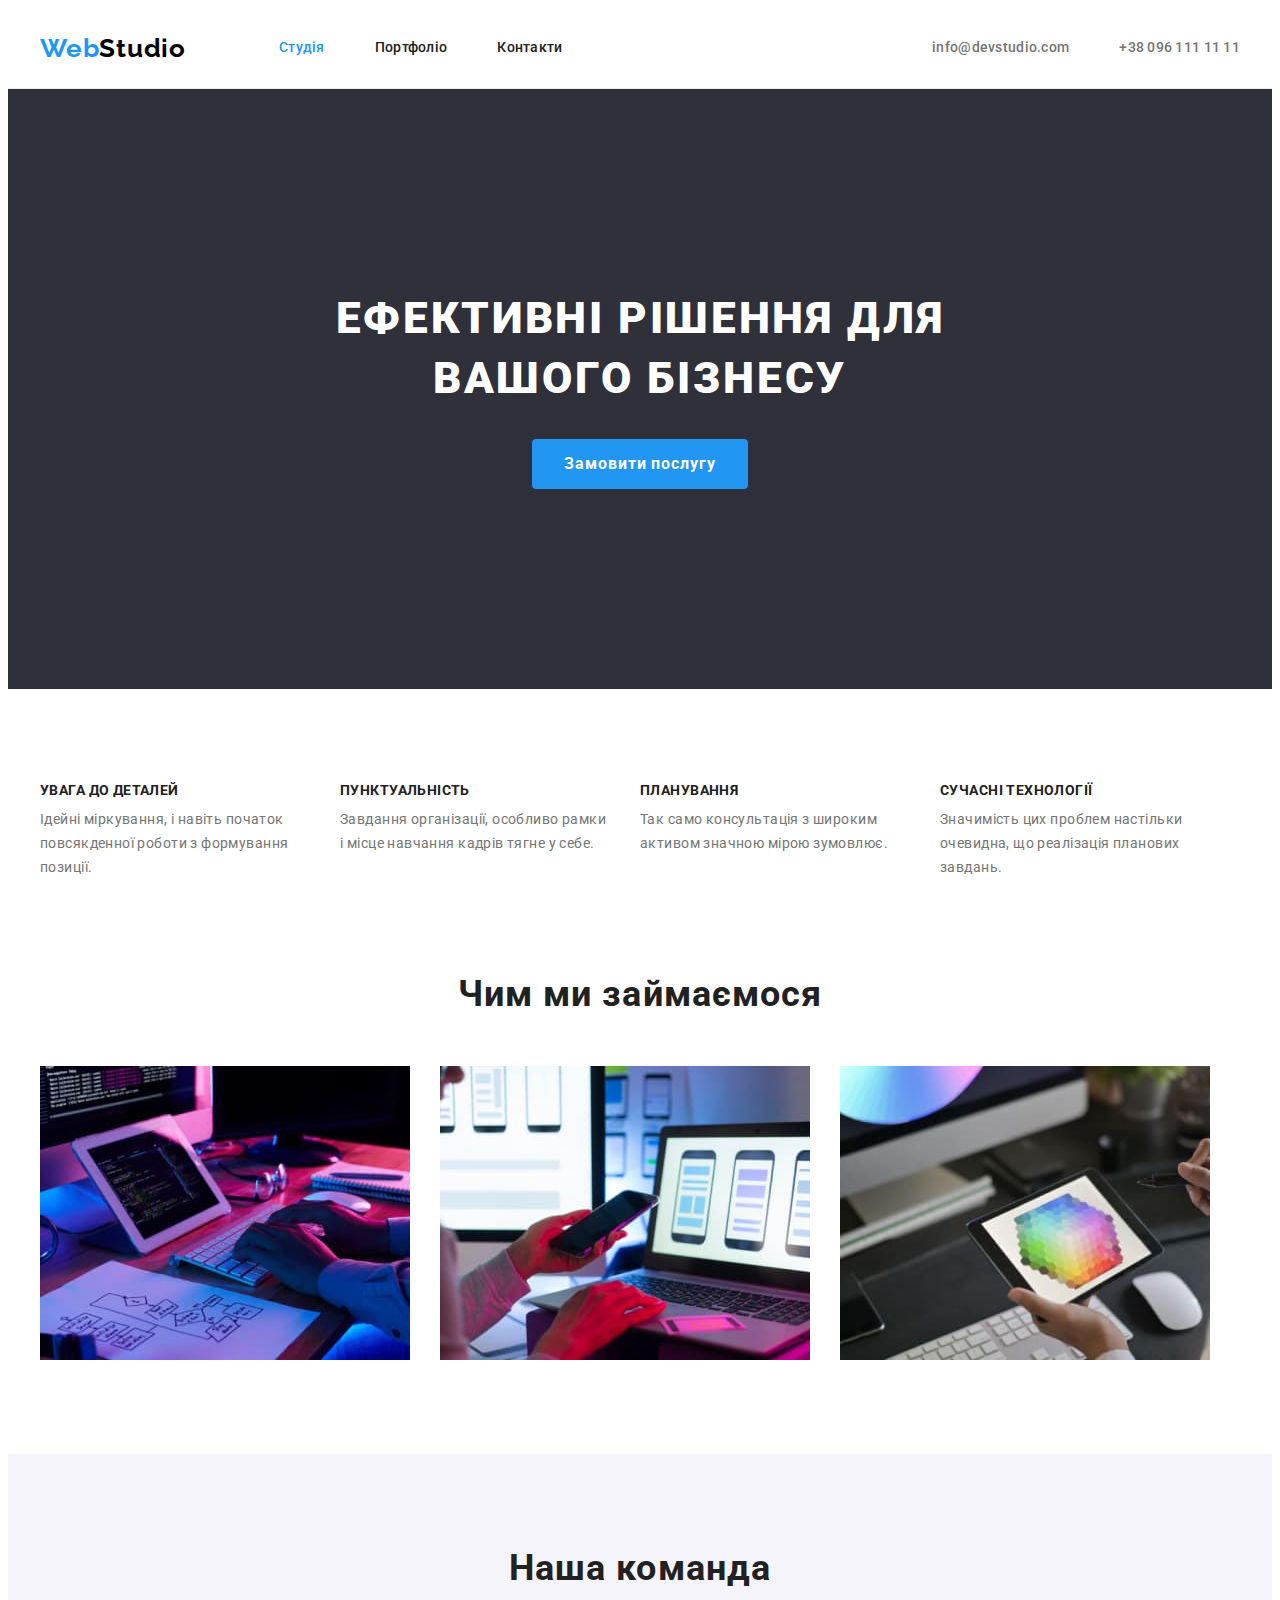
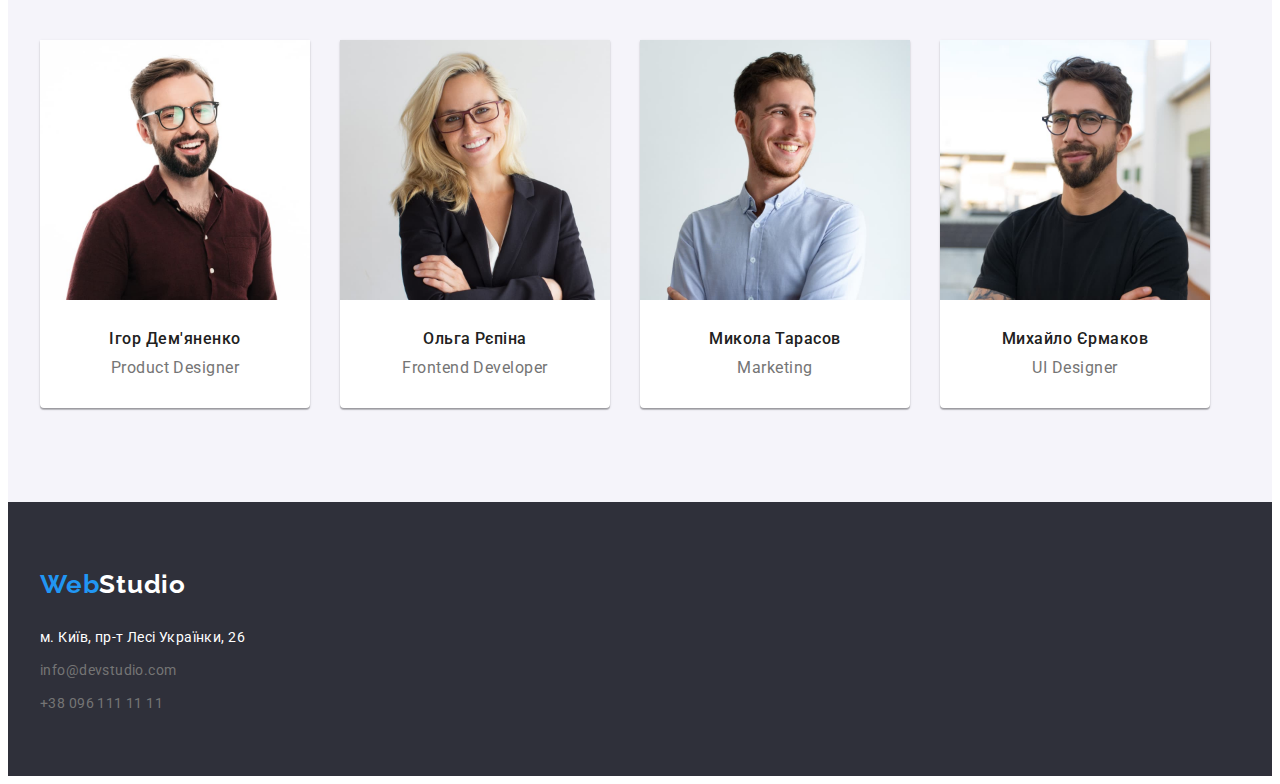
<file: index.html>
<!DOCTYPE html>
<html lang="uk">
  <head>
    <meta charset="UTF-8" />
    <meta http-equiv="X-UA-Compatible" content="IE=edge" />
    <meta name="viewport" content="width=device-width, initial-scale=1.0" />
    <title>Студія</title>
    <link rel="preconnect" href="https://fonts.googleapis.com" />
    <link rel="preconnect" href="https://fonts.gstatic.com" crossorigin />
    <link
      href="https://fonts.googleapis.com/css2?family=Montserrat:wght@400;700&family=Raleway:wght@700&family=Roboto:wght@400;500;700;900&display=swap"
      rel="stylesheet"
    />
    <link rel="stylesheet" href="https://cdnjs.cloudflare.com/ajax/libs/modern-normalize/1.1.0/modern-normalize.min.css" integrity="sha512-wpPYUAdjBVSE4KJnH1VR1HeZfpl1ub8YT/NKx4PuQ5NmX2tKuGu6U/JRp5y+Y8XG2tV+wKQpNHVUX03MfMFn9Q==" crossorigin="anonymous" referrerpolicy="no-referrer" />
    <link rel="stylesheet" href="./css/styles.css" />
  </head>
  <body class="page">
    <header class="border">
      <div class="container header-container">
        <nav class="navigation">
          <a href="./index.html" class="logo"
            >Web<span class="span-logo">Studio</span></a
          >
          <ul class="site-navigation list">
            <li class="item"><a href="./index.html" class="link current">Студія</a></li>
            <li class="item"><a href="./portfolio.html" class="link">Портфоліо</a></li>
            <li class="item"><a href="#" class="link">Контакти</a></li>
          </ul>
        </nav>
        <ul class="contacts list header-list">
          <li class="item">
            <a href="mailto:info@devstudio.com" class="contacts-link"
              >info@devstudio.com</a
            >
          </li>
          <li class="item">
            <a href="tel:+380961111111" class="contacts-link"
              >+38 096 111 11 11</a
            >
          </li>
        </ul>
      </div>
    </header>
    <main>
      <section class="hero section">
        <div class="container">
          <h1 class="hero-title">Ефективні рішення для вашого бізнесу</h1>
          <button type="button" class="hero-btn">Замовити послугу</button>
        </div>
      </section>
      <section class="section section-bottom">
        <div class="container">
          <h2 class="visually-hidden">Переваги нашої компанії</h2>
          <ul class="list container-list">
            <li class="benefits-item">
              <h3 class="title container-title">УВАГА ДО ДЕТАЛЕЙ</h3>
              <p class="subtitle container-subtitle">
                Ідейні міркування, і навіть початок повсякденної роботи з
                формування позиції.
              </p>
            </li>
            <li class="benefits-item">
              <h3 class="title container-title">ПУНКТУАЛЬНІСТЬ</h3>
              <p class="subtitle container-subtitle">
                Завдання організації, особливо рамки і місце навчання кадрів тягне
                у себе.
              </p>
            </li>
            <li class="benefits-item">
              <h3 class="title container-title">ПЛАНУВАННЯ</h3>
              <p class="subtitle container-subtitle">
                Так само консультація з широким активом значною мірою зумовлює.
              </p>
            </li>
            <li class="benefits-item">
              <h3 class="title container-title">СУЧАСНІ ТЕХНОЛОГІЇ</h3>
              <p class="subtitle container-subtitle">
                Значимість цих проблем настільки очевидна, що реалізація планових
                завдань.
              </p>
            </li>
          </ul>
        </div>
      </section>
      <section class="section">
        <div class="container">
          <h2 class="section-title ">Чим ми займаємося</h2>
          <ul class="list container-doing-list">
            <li>
              <img
                src="./images/development.jpg"
                alt="Програміст займається розробкою за робочим столом"
                width="370"
              />
            </li>
            <li>
              <img
                src="./images/phoneprogram.jpg"
                alt="Дизайнер розробляє програму для смартфонів"
                width="370"
              />
            </li>
            <li>
              <img
                src="./images/designing.jpg"
                alt="веб-дизайнер працює з вибором кольору на графічному планшеті"
                width="370"
              />
            </li>
          </ul>
        </div>
      </section>
      <section class="team section">
        <div class="container">
          <h2 class="section-title container-section-title">Наша команда</h2>
          <ul class="list container-section-list">
            <li class="team-list-item">
              <img
                src="./images/photodesigner.jpg"
                alt="Ігор Дем'яненко Дизайнер продукту"
                width="270"
              />
              <h3 class="team-name container-team-name">Ігор Дем'яненко</h3>
              <p class="team-position container-team-position">Product Designer</p>
            </li>
            <li class="team-list-item">
              <img
                src="./images/photodeveloper.jpg"
                alt="Ольга Рєпіна Розробник інтерфейсу"
                width="270"
              />
              <h3 class="team-name container-team-name">Ольга Рєпіна</h3>
              <p class="team-position container-team-position">Frontend Developer</p>
            </li>
            <li class="team-list-item">
              <img
                src="./images/photomarketing.jpg"
                alt="Микола Тарасов Маркетолог"
                width="270"
              />
              <h3 class="team-name container-team-name">Микола Тарасов</h3>
              <p class="team-position container-team-position">Marketing</p>
            </li>
            <li class="team-list-item">
              <img
                src="./images/photodesignerui.jpg"
                alt="Михайло Єрмаков Дизайнер інтерфейсу користувача"
                width="270"
              />
              <h3 class="team-name container-team-name">Михайло Єрмаков</h3>
              <p class="team-position container-team-position">UI Designer</p>
            </li>
          </ul>
        </div>
      </section>
    </main>
    <footer class="footer">
      <div class="container">
        <a href="./index.html" class="footer-logo footer-link"
          ><span class="footer-span">Web</span>Studio</a
        >
        <address class="address">
          <ul class="list">
            <li>
              <a
                href="https://goo.gl/maps/CPtrU1FHBa2aNyZL9"
                target="_blank"
                rel="noopener noreferrer nofollow"
                class="footer-link"
                >м. Київ, пр-т Лесі Українки, 26</a
              >
            </li>
            <li class="container-footer-list">
              <a href="mailto:info@devstudio.com" class="footer-contacts contacts-link"
                >info@devstudio.com</a
              >
            </li>
            <li class="container-footer-list">
              <a href="tel:+380961111111" class="footer-contacts contacts-link"
                >+38 096 111 11 11</a
              >
            </li>
          </ul>
        </address>
      </div>
    </footer>
  </body>
</html>
</file>
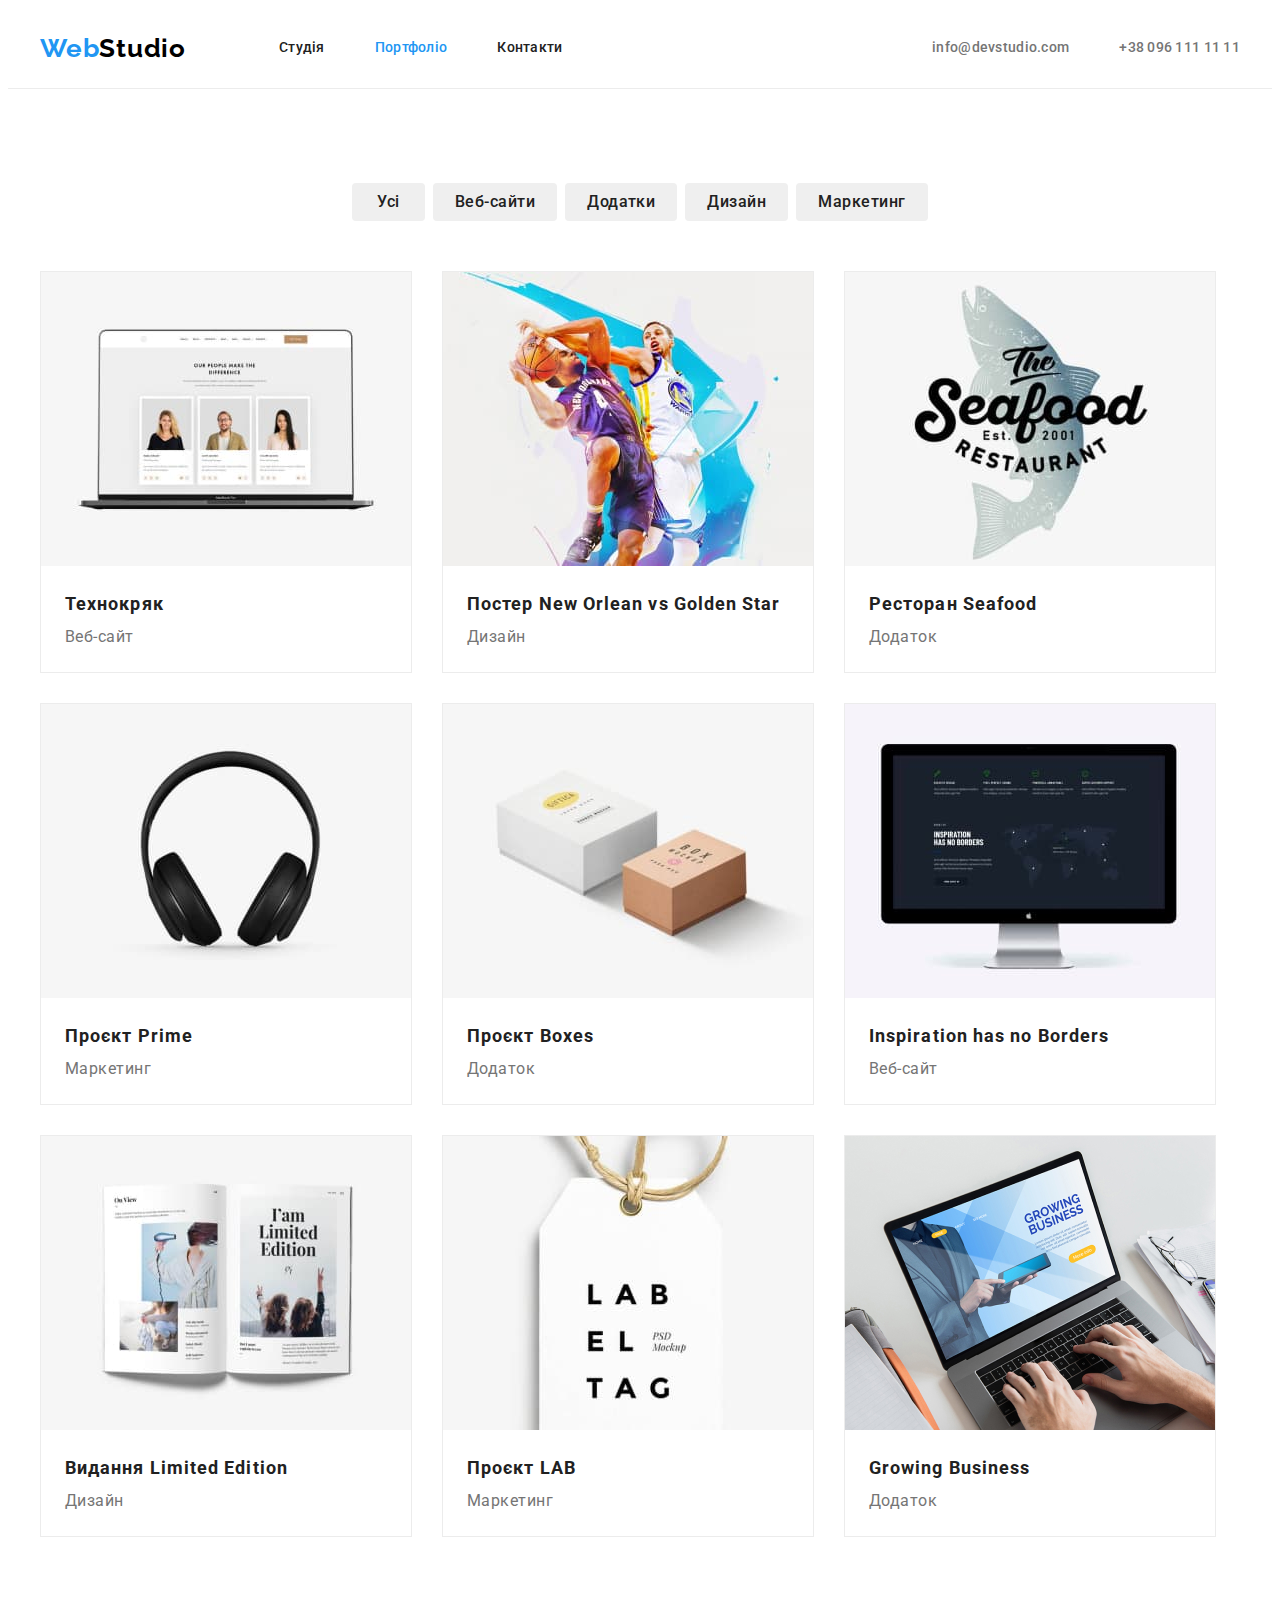
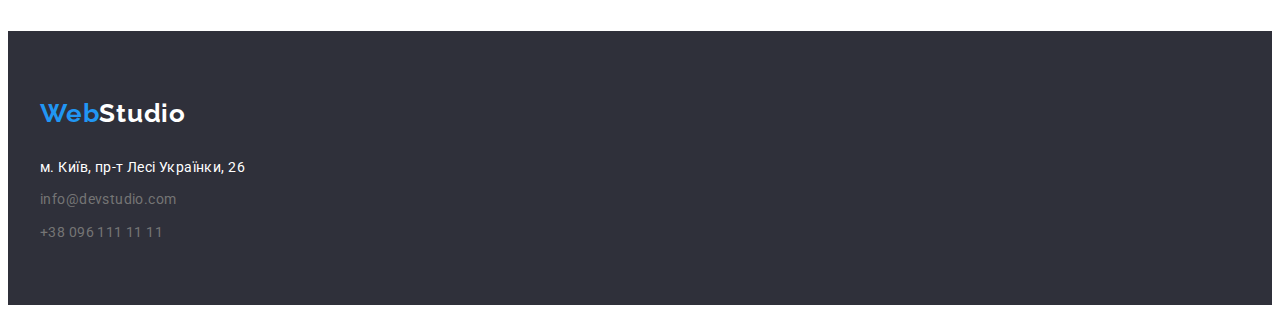
<file: portfolio.html>
<!DOCTYPE html>
<html lang="uk">
  <head>
    <meta charset="UTF-8" />
    <meta http-equiv="X-UA-Compatible" content="IE=edge" />
    <meta name="viewport" content="width=device-width, initial-scale=1.0" />
    <title>Портфоліо</title>
    <link rel="preconnect" href="https://fonts.googleapis.com" />
    <link rel="preconnect" href="https://fonts.gstatic.com" crossorigin />
    <link
      href="https://fonts.googleapis.com/css2?family=Montserrat:wght@400;700&family=Raleway:wght@700&family=Roboto:wght@400;500;700;900&display=swap"
      rel="stylesheet"
    />
    <link
      rel="stylesheet"
      href="https://cdnjs.cloudflare.com/ajax/libs/modern-normalize/1.1.0/modern-normalize.min.css"
      integrity="sha512-wpPYUAdjBVSE4KJnH1VR1HeZfpl1ub8YT/NKx4PuQ5NmX2tKuGu6U/JRp5y+Y8XG2tV+wKQpNHVUX03MfMFn9Q=="
      crossorigin="anonymous"
      referrerpolicy="no-referrer"
    />
    <link rel="stylesheet" href="./css/styles.css" />
  </head>
  <body class="page">
    <header class="border">
      <div class="container header-container">
        <nav class="navigation">
          <a href="./index.html" class="logo"
            >Web<span class="span-logo">Studio</span></a
          >
          <ul class="site-navigation list">
            <li class="item"><a href="./index.html" class="link">Студія</a></li>
            <li class="item">
              <a href="./portfolio.html" class="link current">Портфоліо</a>
            </li>
            <li class="item"><a href="#" class="link">Контакти</a></li>
          </ul>
        </nav>
        <ul class="contacts list header-list">
          <li class="item">
            <a href="mailto:info@devstudio.com" class="contacts-link"
              >info@devstudio.com</a
            >
          </li>
          <li class="item">
            <a href="tel:+380961111111" class="contacts-link"
              >+38 096 111 11 11</a
            >
          </li>
        </ul>
      </div>
    </header>
    <main>
      <section class="section">
        <div class="container">
          <h1 class="visually-hidden">Наші роботи</h1>
          <ul class="list container-btn-list">
            <li>
              <button type="button" class="portfolio-section-btn btn-all">
                Усі
              </button>
            </li>
            <li>
              <button type="button" class="portfolio-section-btn container-btn">
                Веб-сайти
              </button>
            </li>
            <li>
              <button type="button" class="portfolio-section-btn container-btn">
                Додатки
              </button>
            </li>
            <li>
              <button type="button" class="portfolio-section-btn container-btn">
                Дизайн
              </button>
            </li>
            <li>
              <button type="button" class="portfolio-section-btn container-btn">
                Маркетинг
              </button>
            </li>
          </ul>
          <ul class="list card-list">
            <li class="card-item">
              <img src="./images/site.jpg" alt="сайт на ноутбуці" />

              <h2 class="project-title">Технокряк</h2>
              <p class="project-name">Веб-сайт</p>
            </li>
            <li class="card-item">
              <img
                src="./images/design.jpg"
                alt="дизайн постеру два баскетболісти з м'ячем"
              />

              <h2 class="project-title">Постер New Orlean vs Golden Star</h2>
              <p class="project-name">Дизайн</p>
            </li>
            <li class="card-item">
              <img
                src="./images/design-app.jpg"
                alt="додаток для ресторану риба"
              />

              <h2 class="project-title">Ресторан Seafood</h2>
              <p class="project-name">Додаток</p>
            </li>
            <li class="card-item">
              <img src="./images/headphones.jpg" alt="Навушники" />

              <h2 class="project-title">Проєкт Prime</h2>
              <p class="project-name">Маркетинг</p>
            </li>
            <li class="card-item">
              <img src="./images/boxes-app.jpg" alt="Додаток дві коробки" />

              <h2 class="project-title">Проєкт Boxes</h2>
              <p class="project-name">Додаток</p>
            </li>
            <li class="card-item">
              <img
                src="./images/site2.jpg"
                alt="зображення сайта на моніторі"
              />

              <h2 class="project-title">Inspiration has no Borders</h2>
              <p class="project-name">Веб-сайт</p>
            </li>
            <li class="card-item">
              <img src="./images/magazine.jpg" alt="дизайн журналу" />

              <h2 class="project-title">Видання Limited Edition</h2>
              <p class="project-name">Дизайн</p>
            </li>
            <li class="card-item">
              <img src="./images/tag.jpg" alt="бірка із літерами" />

              <h2 class="project-title">Проєкт LAB</h2>
              <p class="project-name">Маркетинг</p>
            </li>
            <li class="card-item">
              <img
                src="./images/design-app2.jpg"
                alt="додаток відкритий на ноутбуці"
              />

              <h2 class="project-title">Growing Business</h2>
              <p class="project-name">Додаток</p>
            </li>
          </ul>
        </div>
      </section>
    </main>
    <footer class="footer">
      <div class="container container-footer">
        <a href="./index.html" class="footer-logo footer-link"
          ><span class="footer-span">Web</span>Studio</a
        >
        <address class="address">
          <ul class="list">
            <li>
              <a
                href="https://goo.gl/maps/CPtrU1FHBa2aNyZL9"
                target="_blank"
                rel="noopener noreferrer nofollow"
                class="footer-link"
                >м. Київ, пр-т Лесі Українки, 26</a
              >
            </li>
            <li class="container-footer-list">
              <a
                href="mailto:info@devstudio.com"
                class="footer-contacts contacts-link"
                >info@devstudio.com</a
              >
            </li>
            <li class="container-footer-list">
              <a href="tel:+380961111111" class="footer-contacts contacts-link"
                >+38 096 111 11 11</a
              >
            </li>
          </ul>
        </address>
      </div>
    </footer>
  </body>
</html>
</file>
<file: css/styles.css>
/* цвет основного текста #757575 */
/* цвет вторичного текста #212121 */
/* белый цвет #ffffff */
/* акцент #2196F3 */
/* вторичный цвет фона #f5f4fA */
/* третичный цвет фона #2f303a */
/* вторичный цвет лого #000000 */

:root {
  --primary-text-color: #757575;
  --secondary-text-color: #212121;
  --accent-color: #2196f3;
  --primary-white-color: #ffffff;
  --secondary-bg-color: #f5f4fa;
  --tertiary-bg-color: #2f303a;
  --secondary-link-color: gba(255, 255, 255, 0.6);
  --secondary-logo-color: #000000;
  --box-color-gray: #eeeeee;
  --box-color-portfolio: #ececec;
}
.list {
  list-style: none;
}
a {
  text-decoration: none;
}

/* page styles */

.page {
  font-family: "roboto", sans-serif;
  font-size: 14px;
  background-color: var(--primary-white-color);
  color: var(--primary-text-color);
}

p,
h1,
h2,
h3,
h4,
h5,
h6 {
  margin: 0;
}
ul {
  margin: 0;
  padding-left: 0;
}
button {
  cursor: pointer;
}
address {
  font-style: normal;
}
img {
  display: block;
  max-width: 100%;
  height: auto;
}

/* header styles */

.container {
  width: 1200px;
  padding-left: 15px;
  padding-right: 15px;
  margin-left: auto;
  margin-right: auto;
}

.border {
  border-bottom-width: 1px;
  border-bottom-style: solid;
  border-bottom-color: var(--box-color-portfolio);
}

.header-container {
  display: flex;
  align-items: center;
}
.a {
  margin: 0;
}
.navigation {
  align-items: center;
  /* !!!без цього костиля  лого чьомусь не стає по середині!!! */
}
.logo {
  display: block;
  margin-right: 93px;

  color: var(--accent-color);
  font-family: "Raleway";
  font-weight: 700;
  font-size: 26px;
  line-height: 1.19;
  letter-spacing: 0.03em;
}
.span-logo {
  color: var(--secondary-logo-color);
}
.navigation,
.site-navigation {
  display: flex;
}

.header-list {
  display: flex;
  margin-left: auto;
  gap: 50px;
}

.site-navigation {
  display: flex;
  gap: 50px;
}

.navigation .link {
  display: block;
  padding-top: 32px;
  padding-bottom: 32px;

  color: var(--secondary-text-color);

  font-weight: 500;
  line-height: 1.14;
  letter-spacing: 0.02em;
}
.contacts .contacts-link {
  display: block;

  font-weight: 500;
  line-height: 1.14;
  letter-spacing: 0.02em;

  color: var(--primary-text-color);
}

.navigation .link:hover,
.navigation .link:focus,
.contacts-link:hover,
.contacts-link:focus {
  color: var(--accent-color);
}

.site-navigation .link.current {
  color: var(--accent-color);
}

/* main styles */

.section {
  padding-top: 94px;
  padding-bottom: 94px;
}


.section-bottom {
  padding-bottom: 0;
}
.hero {
  background-color: var(--tertiary-bg-color);
  padding-top: 200px;
  padding-bottom: 200px;
}

.hero-title {
  color: var(--primary-white-color);
  font-weight: 900;
  font-size: 44px;
  line-height: 1.36;
  text-align: center;
  letter-spacing: 0.06em;
  text-transform: uppercase;
  max-width: 696px;
  margin-bottom: 30px;
  margin-left: auto;
  margin-right: auto;
}

.hero-btn {
  display: inline-block;
  border-radius: 4px;
  border: none;
  padding: 10px 32px;
  margin-left: auto;
  margin-right: auto;
  background-color: var(--accent-color);
  color: var(--primary-white-color);
  cursor: pointer;
  font-family: "Roboto";
  font-style: normal;
  font-weight: 700;
  font-size: 16px;
  line-height: 1.87;
  display: flex;
  align-items: center;
  text-align: center;
  letter-spacing: 0.06em;
}
.container-list {
  display: flex;
  gap: 30px;
}


.container-title {
  margin-bottom: 10px;
}

.container-subtitle {
  margin-top: 10px;
  max-width: 270;
}

.benefits-item {
  width: 270px;
}


.container-doing-list {
  display: flex;
  gap: 30px;
}

.title {
  color: var(--secondary-text-color);
  font-size: 14px;
  line-height: 1.14;
  letter-spacing: 0.03em;
}

.subtitle {
  line-height: 1.71;
  letter-spacing: 0.03em;
}

.section-title {
  margin-bottom: 50px;
  color: var(--secondary-text-color);

  font-size: 36px;
  line-height: 1.16;
  text-align: center;
  letter-spacing: 0.03em;
}



.container-section-list {
  margin-top: 50px;
  display: flex;
  gap: 30px;
}

.team {
  background-color: var(--secondary-bg-color);
}

.container-team-name {
  margin-top: 30px;
}

.team-list-item {
  background-color: var(--primary-white-color);
  border-radius: 0px 0px 4px 4px;
  box-shadow: 0px 1px 3px rgba(0, 0, 0, 0.12), 0px 1px 1px rgba(0, 0, 0, 0.14), 0px 2px 1px rgba(0, 0, 0, 0.2);
  padding-bottom: 30px;
}
.team-name {
  color: var(--secondary-text-color);
  font-weight: 500;
  font-size: 16px;
  line-height: 1.18;
  text-align: center;
  letter-spacing: 0.03em;
}

.container-team-position {
  margin-top: 10px;
}
.team-position {
  font-size: 16px;
  line-height: 1.18;
  text-align: center;
  letter-spacing: 0.03em;
}

/* portfolio main */

.container-btn-list {
  margin-bottom: 50px;
  display: flex;
  justify-content: center;
  gap: 8px;
}
.portfolio-section-btn {
  color: var(--secondary-text-color);
  cursor: pointer;
  font-family: "Roboto";
  font-style: normal;
  font-weight: 500;
  font-size: 16px;
  line-height: 1.62;
  text-align: center;
  letter-spacing: 0.03em;
  border: none;
  border-radius: 4px;
}
.btn-all {
  display: flex;
  padding: 6px 25px;
  /* !!!тут мабуть помилка у макеті бо на цій кнпоці паддінг інший!!! */
}

.container-btn {
  display: flex;
  padding: 6px 22px;
}
.portfolio-section-btn:hover,
.portfolio-section-btn:focus {
  background-color: var(--accent-color);
  border-color: var(--accent-color);
  color: var(--primary-white-color);
}


.card-list {
  display: flex;
  flex-wrap: wrap;
  gap: 30px;
}

.card-item {
  width: 370px;
  background-color: var(--primary-white-color);
  border: 1px solid var(--box-color-portfolio);
}

.project-title {
  width: 322px;
  margin: 20px auto 0px;
  font-size: 18px;
  line-height: 2;
  letter-spacing: 0.06em;
  color: var(--secondary-text-color);
}

.project-name {
  width: 322px;
  margin: 0px auto 20px;
  font-size: 16px;
  line-height: 1.88;
  letter-spacing: 0.03em;
}


/* footer styles */


.footer {
  background-color: var(--tertiary-bg-color);
  padding-top: 60px;
  padding-bottom: 60px;
}

.footer-logo {
  font-family: "Raleway";
  font-weight: 700;
  font-size: 26px;
  line-height: 1.19;
  letter-spacing: 0.03em;
}
.footer-span {
  color: var(--accent-color);
}

.address {
  margin-top: 20px;
  font-style: normal;
}

.container-footer-list {
  margin-top: 9px;
}
.footer-link {
  color: var(--primary-white-color);
  line-height: 1.71;
  letter-spacing: 0.03em;
}
.footer-contacts {
  color: var(--secondary-link-color);

  line-height: 1.71;
  letter-spacing: 0.03em;
}

.visually-hidden {
  position: absolute;
  white-space: nowrap;
  width: 1px;
  height: 1px;
  overflow: hidden;
  border: 0;
  padding: 0;
  clip: rect(0 0 0 0);
  clip-path: inset(50%);
  margin: -1px;
}
</file>
